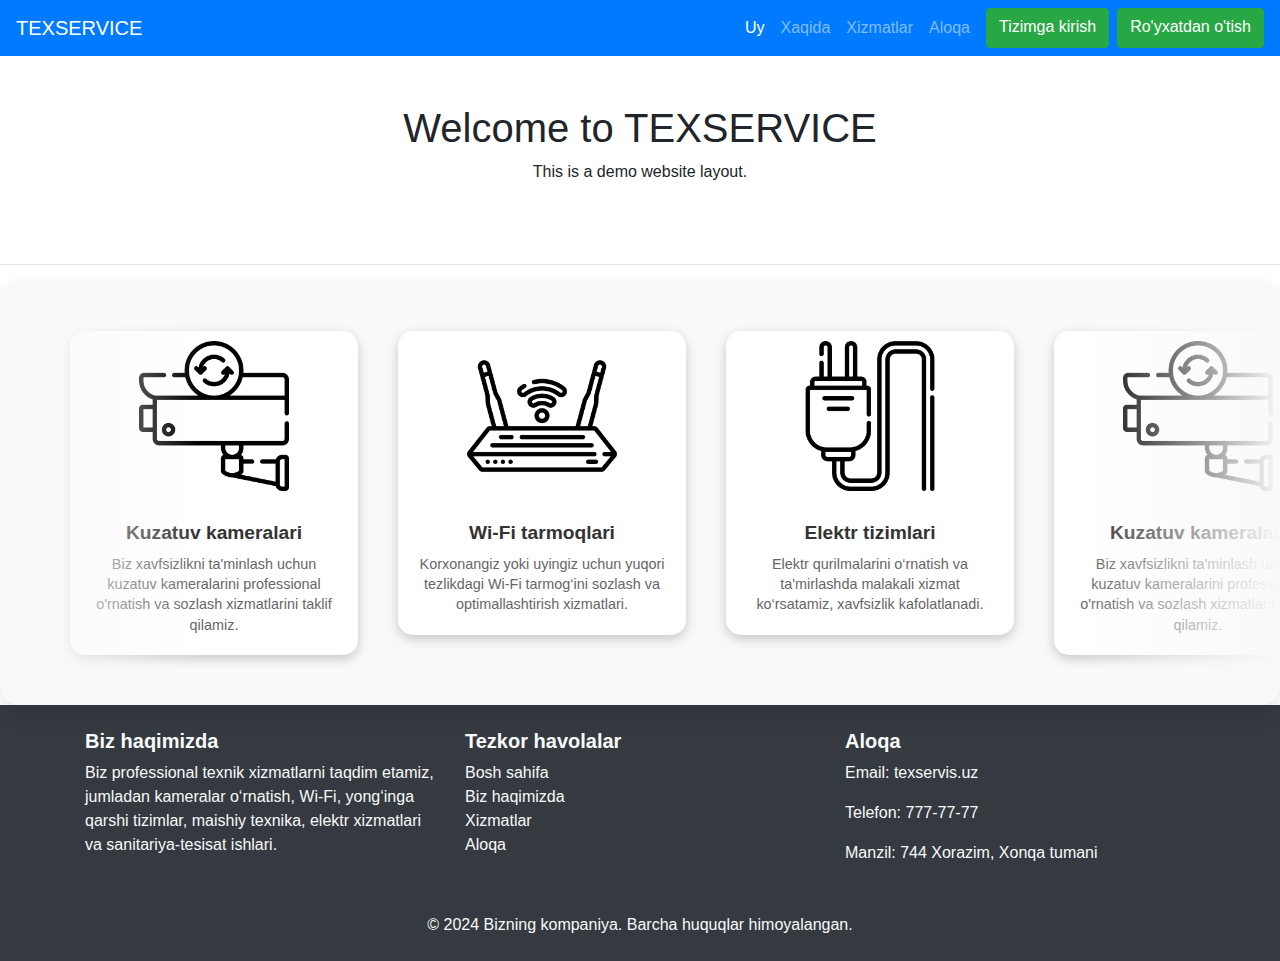
<file: index.html>
<!DOCTYPE html>
<html lang="en">
  <head>
    <meta charset="UTF-8" />
    <meta name="viewport" content="width=device-width, initial-scale=1.0" />
    <title>Texservice</title>
    <!-- Bootstrap CSS -->
    <link
      href="https://maxcdn.bootstrapcdn.com/bootstrap/4.5.2/css/bootstrap.min.css"
      rel="stylesheet"
    />
    <link rel="stylesheet" href="styles.css" />
    <link rel="stylesheet" href="./css/corusel.css">
  </head>
  <body>
    <!-- Navbar -->
    <nav class="navbar navbar-expand-lg navbar-dark bg-primary">
      <a class="navbar-brand" href="/index.html">TEXSERVICE</a>
      <button
        class="navbar-toggler"
        type="button"
        data-toggle="collapse"
        data-target="#navbarNav"
      >
        <span class="navbar-toggler-icon"></span>
      </button>
      <div class="collapse navbar-collapse" id="navbarNav">
        <ul class="navbar-nav ml-auto">
          <li class="nav-item active"><a class="nav-link" href="#">Uy</a></li>
          <li class="nav-item">
            <a class="nav-link" href="./html file/about.html">Xaqida</a>
          </li>
          <li class="nav-item">
            <a class="nav-link" href="/html file/service.html">Xizmatlar</a>
          </li>
          <li class="nav-item">
            <a class="nav-link" href="/html file/contactus.html">Aloqa</a>
          </li>
        
          <li
            class="btn btn-success mx-2"
            data-toggle="modal"
            data-target="#login"
          >
            Tizimga kirish
          </li>
          <li class="btn btn-success" data-toggle="modal" data-target="#signup">
            Ro'yxatdan o'tish
          </li>
        </ul>
      </div>
    </nav>

    <!-- Main Content -->
    <div class="container-fluid py-5">
      <div class="text-center">
        <h1>Welcome to TEXSERVICE</h1>
        <p>This is a demo website layout.</p>
      </div>
    </div>

    <hr />
    <div
      id="carouselExampleControls"
      class="carousel slide"
      data-ride="carousel"
    >
    <!-- corusel -->
<div class="slider">
  <div class="slide-track">
    <!-- 1-karta -->
    <div class="slide">
      <div class="card" style="width: 18rem;">
        <img src="./img/cam1.png" width="150" alt="" style="margin: 10px auto;" />
        <div class="card-body">
          <h5 class="card-title">Kuzatuv kameralari</h5>
          <p class="card-text">
           Biz xavfsizlikni ta'minlash uchun kuzatuv kameralarini professional o'rnatish va sozlash xizmatlarini taklif qilamiz.
          </p>
        </div>
      </div>
    </div>
    <!-- 2-karta -->
    <div class="slide">
      <div class="card" style="width: 18rem;">
        <img src="./img/Wifi.png" width="150" alt="" style="margin: 10px auto;" />
        <div class="card-body">
          <h5 class="card-title">Wi-Fi tarmoqlari</h5>
          <p class="card-text">
            Korxonangiz yoki uyingiz uchun yuqori tezlikdagi Wi-Fi tarmog‘ini sozlash va optimallashtirish xizmatlari.
          </p>
        </div>
      </div>
    </div>
    <!-- 3-karta -->
    <div class="slide">
      <div class="card" style="width: 18rem;">
        <img src="./img/elektorxizmat.png" width="150" alt="" style="margin: 10px auto;" />
        <div class="card-body">
          <h5 class="card-title">Elektr tizimlari</h5>
          <p class="card-text">
            Elektr qurilmalarini o‘rnatish va ta'mirlashda malakali xizmat ko‘rsatamiz, xavfsizlik kafolatlanadi.
          </p>
        </div>
      </div>
    </div>
    <!-- Takrorlanuvchi kartalar -->
    <div class="slide">
      <div class="card" style="width: 18rem;">
        <img src="./img/cam1.png" width="150" alt="" style="margin: 10px auto;" />
        <div class="card-body">
          <h5 class="card-title">Kuzatuv kameralari</h5>
          <p class="card-text">
           Biz xavfsizlikni ta'minlash uchun kuzatuv kameralarini professional o'rnatish va sozlash xizmatlarini taklif qilamiz.
          </p>
        </div>
      </div>
    </div>
    <div class="slide">
      <div class="card" style="width: 18rem;">
        <img src="./img/Wifi.png" width="150" alt="" style="margin: 10px auto;" />
        <div class="card-body">
          <h5 class="card-title">Wi-Fi tarmoqlari</h5>
          <p class="card-text">
            Korxonangiz yoki uyingiz uchun yuqori tezlikdagi Wi-Fi tarmog‘ini sozlash va optimallashtirish xizmatlari.
          </p>
        </div>
      </div>
    </div>
    <div class="slide">
      <div class="card" style="width: 18rem;">
        <img src="./img/elektorxizmat.png" width="150" alt="" style="margin: 10px auto;" />
        <div class="card-body">
          <h5 class="card-title">Elektr tizimlari</h5>
          <p class="card-text">
          Elektr qurilmalarini o‘rnatish va ta'mirlashda malakali xizmat ko‘rsatamiz, xavfsizlik kafolatlanadi.
          </p>
        </div>
      </div>
    </div>
    <!-- Takrorlanuvchi kartalar -->
    <div class="slide">
      <div class="card" style="width: 18rem;">
        <img src="./img/cam1.png" width="150" alt="" style="margin: 10px auto;" />
        <div class="card-body">
          <h5 class="card-title">Kuzatuv kameralari</h5>
          <p class="card-text">
           Biz xavfsizlikni ta'minlash uchun kuzatuv kameralarini professional o'rnatish va sozlash xizmatlarini taklif qilamiz.
          </p>
        </div>
      </div>
    </div>
    <div class="slide">
      <div class="card" style="width: 18rem;">
        <img src="./img/Wifi.png" width="150" alt="" style="margin: 10px auto;" />
        <div class="card-body">
          <h5 class="card-title">Wi-Fi tarmoqlari</h5>
          <p class="card-text">
            Korxonangiz yoki uyingiz uchun yuqori tezlikdagi Wi-Fi tarmog‘ini sozlash va optimallashtirish xizmatlari.
          </p>
        </div>
      </div>
    </div>
    <div class="slide">
      <div class="card" style="width: 18rem;">
        <img src="./img/elektorxizmat.png" width="150" alt="" style="margin: 10px auto;" />
        <div class="card-body">
          <h5 class="card-title">Elektr tizimlari</h5>
          <p class="card-text">
          Elektr qurilmalarini o‘rnatish va ta'mirlashda malakali xizmat ko‘rsatamiz, xavfsizlik kafolatlanadi.
          </p>
        </div>
      </div>
    </div>
    <!-- Takrorlanuvchi kartalar -->
    <div class="slide">
      <div class="card" style="width: 18rem;">
        <img src="./img/cam1.png" width="150" alt="" style="margin: 10px auto;" />
        <div class="card-body">
          <h5 class="card-title">Kuzatuv kameralari</h5>
          <p class="card-text">
           Biz xavfsizlikni ta'minlash uchun kuzatuv kameralarini professional o'rnatish va sozlash xizmatlarini taklif qilamiz.
          </p>
        </div>
      </div>
    </div>
    <div class="slide">
      <div class="card" style="width: 18rem;">
        <img src="./img/Wifi.png" width="150" alt="" style="margin: 10px auto;" />
        <div class="card-body">
          <h5 class="card-title">Wi-Fi tarmoqlari</h5>
          <p class="card-text">
            Korxonangiz yoki uyingiz uchun yuqori tezlikdagi Wi-Fi tarmog‘ini sozlash va optimallashtirish xizmatlari.
          </p>
        </div>
      </div>
    </div>
    <div class="slide">
      <div class="card" style="width: 18rem;">
        <img src="./img/elektorxizmat.png" width="150" alt="" style="margin: 10px auto;" />
        <div class="card-body">
          <h5 class="card-title">Elektr tizimlari</h5>
          <p class="card-text">
          Elektr qurilmalarini o‘rnatish va ta'mirlashda malakali xizmat ko‘rsatamiz, xavfsizlik kafolatlanadi.
          </p>
        </div>
      </div>
    </div>
    <!-- Takrorlanuvchi kartalar -->
    <div class="slide">
      <div class="card" style="width: 18rem;">
        <img src="./img/cam1.png" width="150" alt="" style="margin: 10px auto;" />
        <div class="card-body">
          <h5 class="card-title">Kuzatuv kameralari</h5>
          <p class="card-text">
           Biz xavfsizlikni ta'minlash uchun kuzatuv kameralarini professional o'rnatish va sozlash xizmatlarini taklif qilamiz.
          </p>
        </div>
      </div>
    </div>
    <div class="slide">
      <div class="card" style="width: 18rem;">
        <img src="./img/Wifi.png" width="150" alt="" style="margin: 10px auto;" />
        <div class="card-body">
          <h5 class="card-title">Wi-Fi tarmoqlari</h5>
          <p class="card-text">
            Korxonangiz yoki uyingiz uchun yuqori tezlikdagi Wi-Fi tarmog‘ini sozlash va optimallashtirish xizmatlari.
          </p>
        </div>
      </div>
    </div>
    <div class="slide">
      <div class="card" style="width: 18rem;">
        <img src="./img/elektorxizmat.png" width="150" alt="" style="margin: 10px auto;" />
        <div class="card-body">
          <h5 class="card-title">Elektr tizimlari</h5>
          <p class="card-text">
            Elektr qurilmalarini o‘rnatish va ta'mirlashda malakali xizmat ko‘rsatamiz, xavfsizlik kafolatlanadi.
          </p>
        </div>
      </div>
    </div>
  </div>
</div>

    <!-- Modal Login-->
    <div
      class="modal fade"
      id="login"
      tabindex="-1"
      aria-labelledby="loginLabel"
      aria-hidden="true"
    >
      <div class="modal-dialog">
        <div class="modal-content">
          <div class="modal-header">
            <h5 class="modal-title" id="loginLabel">Kirish</h5>
            <button
              type="button"
              class="close"
              data-dismiss="modal"
              aria-label="Close"
            >
              <span aria-hidden="true">&times;</span>
            </button>
          </div>
          <div class="modal-body">
            <form>
              <div class="form-group">
                <label for="loginEmail1">E-mail manzil</label>
                <input
                  type="email"
                  class="form-control"
                  id="loginEmail1"
                  aria-describedby="emailHelp"
                />
              </div>
              <div class="form-group">
                <label for="loginPassword1"> Parol </label>
                <input
                  type="password"
                  class="form-control"
                  id="loginPassword1"
                />
              </div>
              <div class="modal-footer">
                <button
                  type="submit"
                  class="btn btn-secondary"
                  data-dismiss="modal"
                >
                  Bekor qilish
                </button>
                <button type="button" class="btn btn-primary">Kirish</button>
              </div>
            </form>
          </div>
        </div>
      </div>
    </div>

    <!-- Modal Sing up -->
    <div
      class="modal fade"
      id="signup"
      tabindex="-1"
      aria-labelledby="signupLabel"
      aria-hidden="true"
    >
      <div class="modal-dialog">
        <div class="modal-content">
          <div class="modal-header">
            <h5 class="modal-title" id="signupLabel">Ro'yhatdan O'tish</h5>
            <button
              type="button"
              class="close"
              data-dismiss="modal"
              aria-label="Close"
            >
              <span aria-hidden="true">&times;</span>
            </button>
          </div>
          <div class="modal-body">
            <form>
              <div class="form-group">
                <label for="nameInput">Ism</label>
                <input
                  type="text"
                  class="form-control"
                  id="nameInput"
                  aria-describedby="nameHelp"
                />
              </div>
              <div class="form-group">
                <label for="exampleInputEmail1"> E-mail manzil </label>
                <input
                  type="email"
                  class="form-control"
                  id="exampleInputEmail1"
                  aria-describedby="emailHelp"
                />
              </div>
              <div class="form-group">
                <label for="exampleInputPassword1"> Parol </label>
                <input
                  type="password"
                  class="form-control"
                  id="exampleInputPassword1"
                />
              </div>
              <div class="modal-footer">
                <button
                  type="button"
                  class="btn btn-secondary"
                  data-dismiss="modal"
                >
                  Bekor qilish
                </button>
                <button type="submit" class="btn btn-primary">Kirish</button>
              </div>
            </form>
          </div>
        </div>
      </div>
    </div>

    <!-- Bootstrap JS -->
    <script src="https://code.jquery.com/jquery-3.5.1.slim.min.js"></script>
    <script src="https://cdn.jsdelivr.net/npm/@popperjs/core@2.11.8/dist/umd/popper.min.js"></script>
    <script src="https://maxcdn.bootstrapcdn.com/bootstrap/4.5.2/js/bootstrap.min.js"></script>
  </body>
</html>
<!-- Footer -->
<footer class="bg-dark text-light py-4">
    <div class="container">
        <div class="row">
            <!-- Kompaniya haqida -->
            <div class="col-md-4 mb-3">
                <h5>Biz haqimizda</h5>
                <p>
                    Biz professional texnik xizmatlarni taqdim etamiz, jumladan kameralar o‘rnatish, Wi-Fi, yong‘inga qarshi tizimlar, maishiy texnika, elektr xizmatlari va sanitariya-tesisat ishlari.
                </p>
            </div>
            <!-- Tezkor havolalar -->
            <div class="col-md-4 mb-3">
                <h5>Tezkor havolalar</h5>
                <ul class="list-unstyled">
                    <li><a href="/index.html" class="text-light text-decoration-none">Bosh sahifa</a></li>
                    <li><a href="./html file/about.html" class="text-light text-decoration-none">Biz haqimizda</a></li>
                    <li><a href="./html file/service.html" class="text-light text-decoration-none">Xizmatlar</a></li>
                    <li><a href="./html file/contactus.html" class="text-light text-decoration-none">Aloqa</a></li>
                </ul>
            </div>
            <!-- Aloqa ma'lumotlari -->
            <div class="col-md-4 mb-3">
                <h5>Aloqa</h5>
                <p>Email: texservis.uz</p>
                <p>Telefon: 777-77-77</p>
                <p>Manzil: 744 Xorazim, Xonqa tumani</p>
            </div>
        </div>
        <div class="text-center mt-3">
            <p class="mb-0">&copy; 2024 Bizning kompaniya. Barcha huquqlar himoyalangan.</p>
        </div>
    </div>
</footer>
</file>
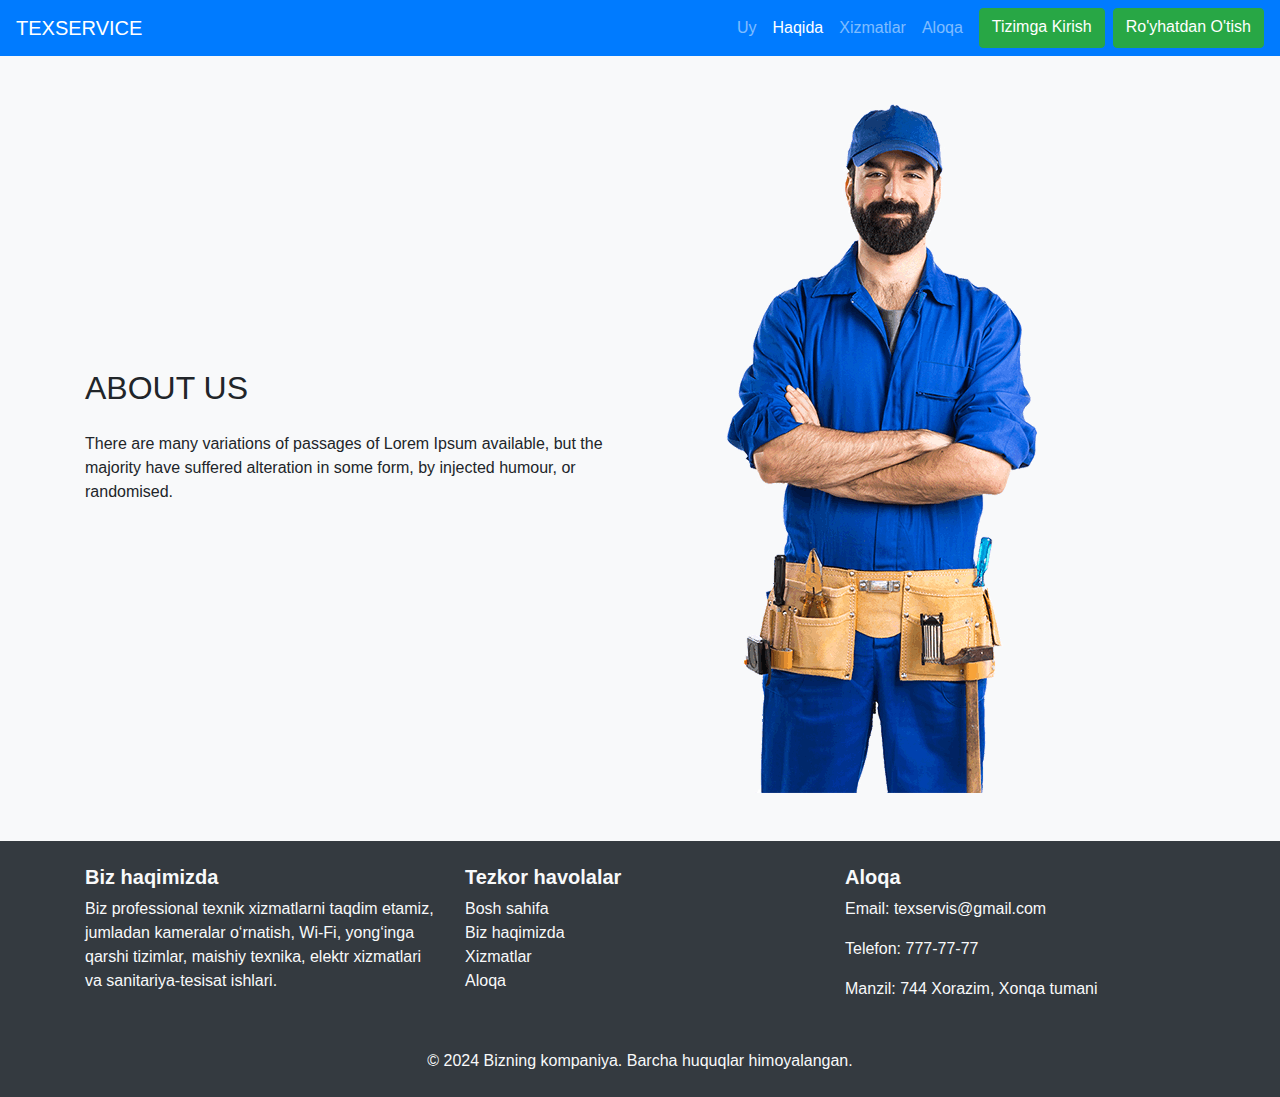
<file: html file/about.html>
<!DOCTYPE html>
<html lang="en">
  <head>
    <meta charset="UTF-8" />
    <meta name="viewport" content="width=device-width, initial-scale=1.0" />
    <title>About Us Section</title>
    <!-- Bootstrap CSS -->
    <link
      href="https://maxcdn.bootstrapcdn.com/bootstrap/4.5.2/css/bootstrap.min.css"
      rel="stylesheet"
    />
    <link rel="stylesheet" href="../styles.css" />
  </head>
  <body>
    <!-- Navbar -->
    <nav class="navbar navbar-expand-lg navbar-dark bg-primary">
      <a class="navbar-brand" href="/index.html">TEXSERVICE</a>
      <button
        class="navbar-toggler"
        type="button"
        data-toggle="collapse"
        data-target="#navbarNav"
      >
        <span class="navbar-toggler-icon"></span>
      </button>
      <div class="collapse navbar-collapse" id="navbarNav">
        <ul class="navbar-nav ml-auto">
          <li class="nav-item">
            <a class="nav-link" href="../index.html">Uy</a>
          </li>
          <li class="nav-item active">
            <a class="nav-link" href="about.html">Haqida</a>
          </li>
          <li class="nav-item">
            <a class="nav-link" href="/html file/service.html">Xizmatlar</a>
          </li>
          <li class="nav-item">
            <a class="nav-link" href="/html file/contactus.html">Aloqa</a>
          </li>
          <li
            class="btn btn-success mx-2"
            data-toggle="modal"
            data-target="#login"
          >
            Tizimga Kirish
          </li>
          <li class="btn btn-success" data-toggle="modal" data-target="#signup">
            Ro'yhatdan O'tish
          </li>
        </ul>
      </div>
    </nav>

    <section class="about-section py-5 bg-light">
      <div class="container">
        <div class="row align-items-center">
          <div class="col-md-6 mb-4 mb-md-0">
            <h2 class="mb-4">ABOUT US</h2>
            <p class="mb-4">
              There are many variations of passages of Lorem Ipsum available,
              but the majority have suffered alteration in some form, by
              injected humour, or randomised.
            </p>
            <!-- button bor adi -->
          </div>
          <div class="col-md-6">
            <img
              src="/img/about1.png"
              alt="About Us Image"
              class="img-fluid rounded"
            />
          </div>
        </div>
      </div>
    </section>

    <!-- Footer -->
    <footer class="bg-dark text-light py-4">
      <div class="container">
        <div class="row">
          <!-- Kompaniya haqida -->
          <div class="col-md-4 mb-3">
            <h5>Biz haqimizda</h5>
            <p>
              Biz professional texnik xizmatlarni taqdim etamiz, jumladan
              kameralar o‘rnatish, Wi-Fi, yong‘inga qarshi tizimlar, maishiy
              texnika, elektr xizmatlari va sanitariya-tesisat ishlari.
            </p>
          </div>
          <!-- Tezkor havolalar -->
          <div class="col-md-4 mb-3">
            <h5>Tezkor havolalar</h5>
            <ul class="list-unstyled">
              <li>
                <a href="/index.html" class="text-light text-decoration-none"
                  >Bosh sahifa</a
                >
              </li>
              <li>
                <a
                  href="./html file/about.html"
                  class="text-light text-decoration-none"
                  >Biz haqimizda</a
                >
              </li>
              <li>
                <a
                  href="./html file/service.html"
                  class="text-light text-decoration-none"
                  >Xizmatlar</a
                >
              </li>
              <li>
                <a
                  href="/html file/contactus.html"
                  class="text-light text-decoration-none"
                  >Aloqa</a
                >
              </li>
            </ul>
          </div>
          <!-- Aloqa ma'lumotlari -->
          <div class="col-md-4 mb-3">
            <h5>Aloqa</h5>
            <p>Email: texservis@gmail.com</p>
            <p>Telefon: 777-77-77</p>
            <p>Manzil: 744 Xorazim, Xonqa tumani</p>
          </div>
        </div>
        <div class="text-center mt-3">
          <p class="mb-0">
            &copy; 2024 Bizning kompaniya. Barcha huquqlar himoyalangan.
          </p>
        </div>
      </div>
    </footer>
    <!-- Modal Login-->
    <div
      class="modal fade"
      id="login"
      tabindex="-1"
      aria-labelledby="loginLabel"
      aria-hidden="true"
    >
      <div class="modal-dialog">
        <div class="modal-content">
          <div class="modal-header">
            <h5 class="modal-title" id="loginLabel">Kirish</h5>
            <button
              type="button"
              class="close"
              data-dismiss="modal"
              aria-label="Close"
            >
              <span aria-hidden="true">&times;</span>
            </button>
          </div>
          <div class="modal-body">
            <form>
              <div class="form-group">
                <label for="loginEmail1">E-mail manzil</label>
                <input
                  type="email"
                  class="form-control"
                  id="loginEmail1"
                  aria-describedby="emailHelp"
                />
              </div>
              <div class="form-group">
                <label for="loginPassword1"> Parol </label>
                <input
                  type="password"
                  class="form-control"
                  id="loginPassword1"
                />
              </div>
              <div class="modal-footer">
                <button
                  type="submit"
                  class="btn btn-secondary"
                  data-dismiss="modal"
                >
                  Bekor qilish
                </button>
                <button type="button" class="btn btn-primary">Kirish</button>
              </div>
            </form>
          </div>
        </div>
      </div>
    </div>

    <!-- Modal Sing up -->
    <div
      class="modal fade"
      id="signup"
      tabindex="-1"
      aria-labelledby="signupLabel"
      aria-hidden="true"
    >
      <div class="modal-dialog">
        <div class="modal-content">
          <div class="modal-header">
            <h5 class="modal-title" id="signupLabel">Ro'yhatdan O'tish</h5>
            <button
              type="button"
              class="close"
              data-dismiss="modal"
              aria-label="Close"
            >
              <span aria-hidden="true">&times;</span>
            </button>
          </div>
          <div class="modal-body">
            <form>
              <div class="form-group">
                <label for="nameInput">Ism</label>
                <input
                  type="text"
                  class="form-control"
                  id="nameInput"
                  aria-describedby="nameHelp"
                />
              </div>
              <div class="form-group">
                <label for="exampleInputEmail1"> E-mail manzil </label>
                <input
                  type="email"
                  class="form-control"
                  id="exampleInputEmail1"
                  aria-describedby="emailHelp"
                />
              </div>
              <div class="form-group">
                <label for="exampleInputPassword1"> Parol </label>
                <input
                  type="password"
                  class="form-control"
                  id="exampleInputPassword1"
                />
              </div>
              <div class="modal-footer">
                <button
                  type="button"
                  class="btn btn-secondary"
                  data-dismiss="modal"
                >
                  Bekor qilish
                </button>
                <button type="submit" class="btn btn-primary">Kirish</button>
              </div>
            </form>
          </div>
        </div>
      </div>
    </div>

    <!-- Bootstrap JS -->
    <script src="https://code.jquery.com/jquery-3.5.1.slim.min.js"></script>
    <script src="https://cdn.jsdelivr.net/npm/@popperjs/core@2.11.8/dist/umd/popper.min.js"></script>
    <script src="https://maxcdn.bootstrapcdn.com/bootstrap/4.5.2/js/bootstrap.min.js"></script>
  </body>
</html>
</file>
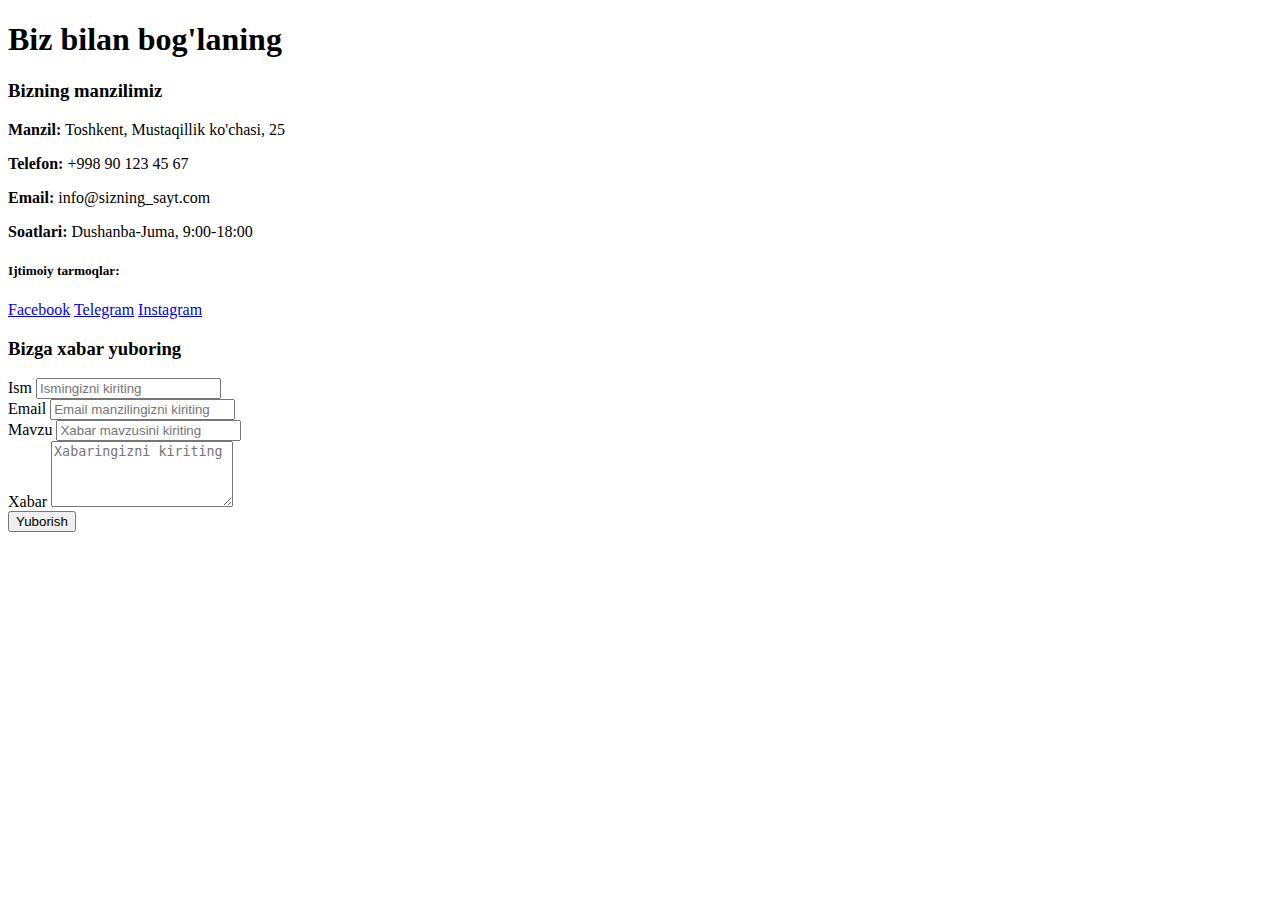
<file: html file/Aloqa.html>
<!DOCTYPE html>
<html lang="en">
<head>
    <meta charset="UTF-8">
    <meta name="viewport" content="width=device-width, initial-scale=1.0">
    <title>Document</title>
</head>
<body>
  <div class="container mt-5">
    <h1 class="text-center mb-4">Biz bilan bog'laning</h1>
    <div class="row">
      <!-- Kontakt ma'lumotlari -->
      <div class="col-md-6 mb-4">
        <h3>Bizning manzilimiz</h3>
        <p><strong>Manzil:</strong> Toshkent, Mustaqillik ko'chasi, 25</p>
        <p><strong>Telefon:</strong> +998 90 123 45 67</p>
        <p><strong>Email:</strong> info@sizning_sayt.com</p>
        <p><strong>Soatlari:</strong> Dushanba-Juma, 9:00-18:00</p>
        <div class="mt-4">
          <h5>Ijtimoiy tarmoqlar:</h5>
          <a href="#" class="btn btn-primary btn-sm me-2">Facebook</a>
          <a href="#" class="btn btn-info btn-sm me-2">Telegram</a>
          <a href="#" class="btn btn-danger btn-sm">Instagram</a>
        </div>
      </div>

      <!-- Kontakt formasi -->
      <div class="col-md-6">
        <h3>Bizga xabar yuboring</h3>
        <form>
          <div class="mb-3">
            <label for="name" class="form-label">Ism</label>
            <input type="text" class="form-control" id="name" placeholder="Ismingizni kiriting" required>
          </div>
          <div class="mb-3">
            <label for="email" class="form-label">Email</label>
            <input type="email" class="form-control" id="email" placeholder="Email manzilingizni kiriting" required>
          </div>
          <div class="mb-3">
            <label for="subject" class="form-label">Mavzu</label>
            <input type="text" class="form-control" id="subject" placeholder="Xabar mavzusini kiriting">
          </div>
          <div class="mb-3">
            <label for="message" class="form-label">Xabar</label>
            <textarea class="form-control" id="message" rows="4" placeholder="Xabaringizni kiriting" required></textarea>
          </div>
          <button type="submit" class="btn btn-success w-100">Yuborish</button>
        </form>
      </div>
    </div>
  </div>

  <script src="https://cdn.jsdelivr.net/npm/bootstrap@5.3.2/dist/js/bootstrap.bundle.min.js"></script>
</body>
</html>
</file>
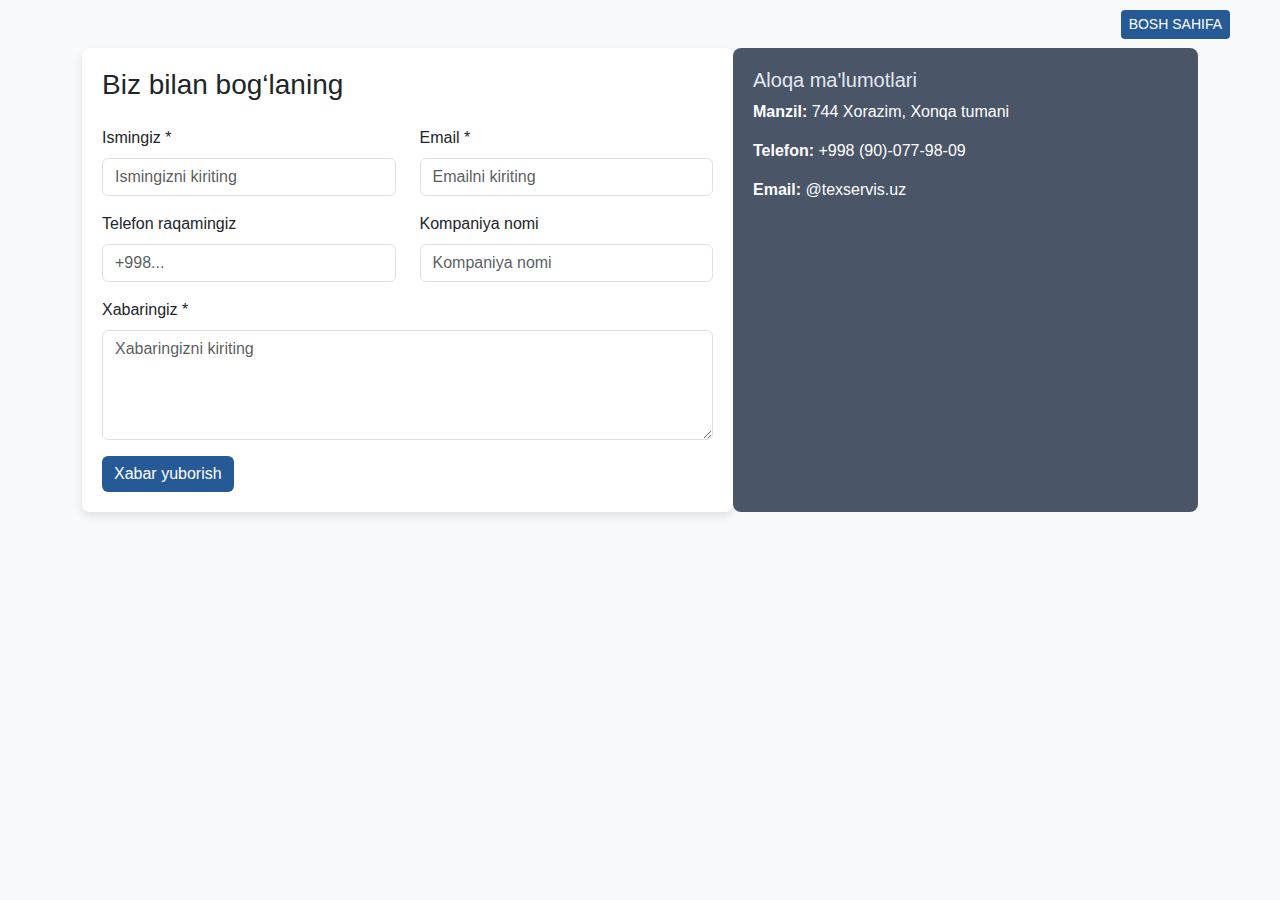
<file: html file/contactus.html>
<!DOCTYPE html>
<html lang="uz">
  <head>
    <meta charset="UTF-8" />
    <meta name="viewport" content="width=device-width, initial-scale=1.0" />
    <title>Aloqa sahifasi</title>
    <link
      href="https://cdn.jsdelivr.net/npm/bootstrap@5.3.0/dist/css/bootstrap.min.css"
      rel="stylesheet"
    />
    <link rel="stylesheet" href="/css/contactus.css" />
  </head>
  <body>
    <!-- Bosh sahifa tugmachasi -->
    <div style="position: absolute; top: 10px; right: 50px">
      <a href="/index.html" class="btn btn-primary btn-sm text-uppercase">
        Bosh sahifa
      </a>
    </div>

    <div class="container py-5">
      <div class="row g-0">
        <!-- Form -->
        <div class="col-md-7">
          <div class="contact-form">
            <h3 class="mb-4">Biz bilan bog‘laning</h3>
            <form>
              <div class="row">
                <div class="col-md-6 mb-3">
                  <label for="name" class="form-label">Ismingiz *</label>
                  <input
                    type="text"
                    class="form-control"
                    id="name"
                    placeholder="Ismingizni kiriting"
                    required
                  />
                </div>
                <div class="col-md-6 mb-3">
                  <label for="email" class="form-label">Email *</label>
                  <input
                    type="email"
                    class="form-control"
                    id="email"
                    placeholder="Emailni kiriting"
                    required
                  />
                </div>
              </div>
              <div class="row">
                <div class="col-md-6 mb-3">
                  <label for="phone" class="form-label"
                    >Telefon raqamingiz</label
                  >
                  <input
                    type="text"
                    class="form-control"
                    id="phone"
                    placeholder="+998..."
                  />
                </div>
                <div class="col-md-6 mb-3">
                  <label for="company" class="form-label">Kompaniya nomi</label>
                  <input
                    type="text"
                    class="form-control"
                    id="company"
                    placeholder="Kompaniya nomi"
                  />
                </div>
              </div>
              <div class="mb-3">
                <label for="message" class="form-label">Xabaringiz *</label>
                <textarea
                  class="form-control"
                  id="message"
                  rows="4"
                  placeholder="Xabaringizni kiriting"
                  required
                ></textarea>
              </div>
              <button type="submit" class="btn btn-primary">
                Xabar yuborish
              </button>
            </form>
          </div>
        </div>
        <!-- Contact Info -->
        <div class="col-md-5">
          <div class="contact-info h-100">
            <h5>Aloqa ma'lumotlari</h5>
            <ul>
              <li>
                <strong>Manzil:</strong> 744 Xorazim, Xonqa tumani
              </li>
              <li><strong>Telefon:</strong> +998 (90)-077-98-09</li>
              <li><strong>Email:</strong> @texservis.uz</li>
            </ul>
          </div>
        </div>
      </div>
    </div>

    <script src="https://cdn.jsdelivr.net/npm/bootstrap@5.3.0/dist/js/bootstrap.bundle.min.js"></script>
  </body>
</html>
</file>
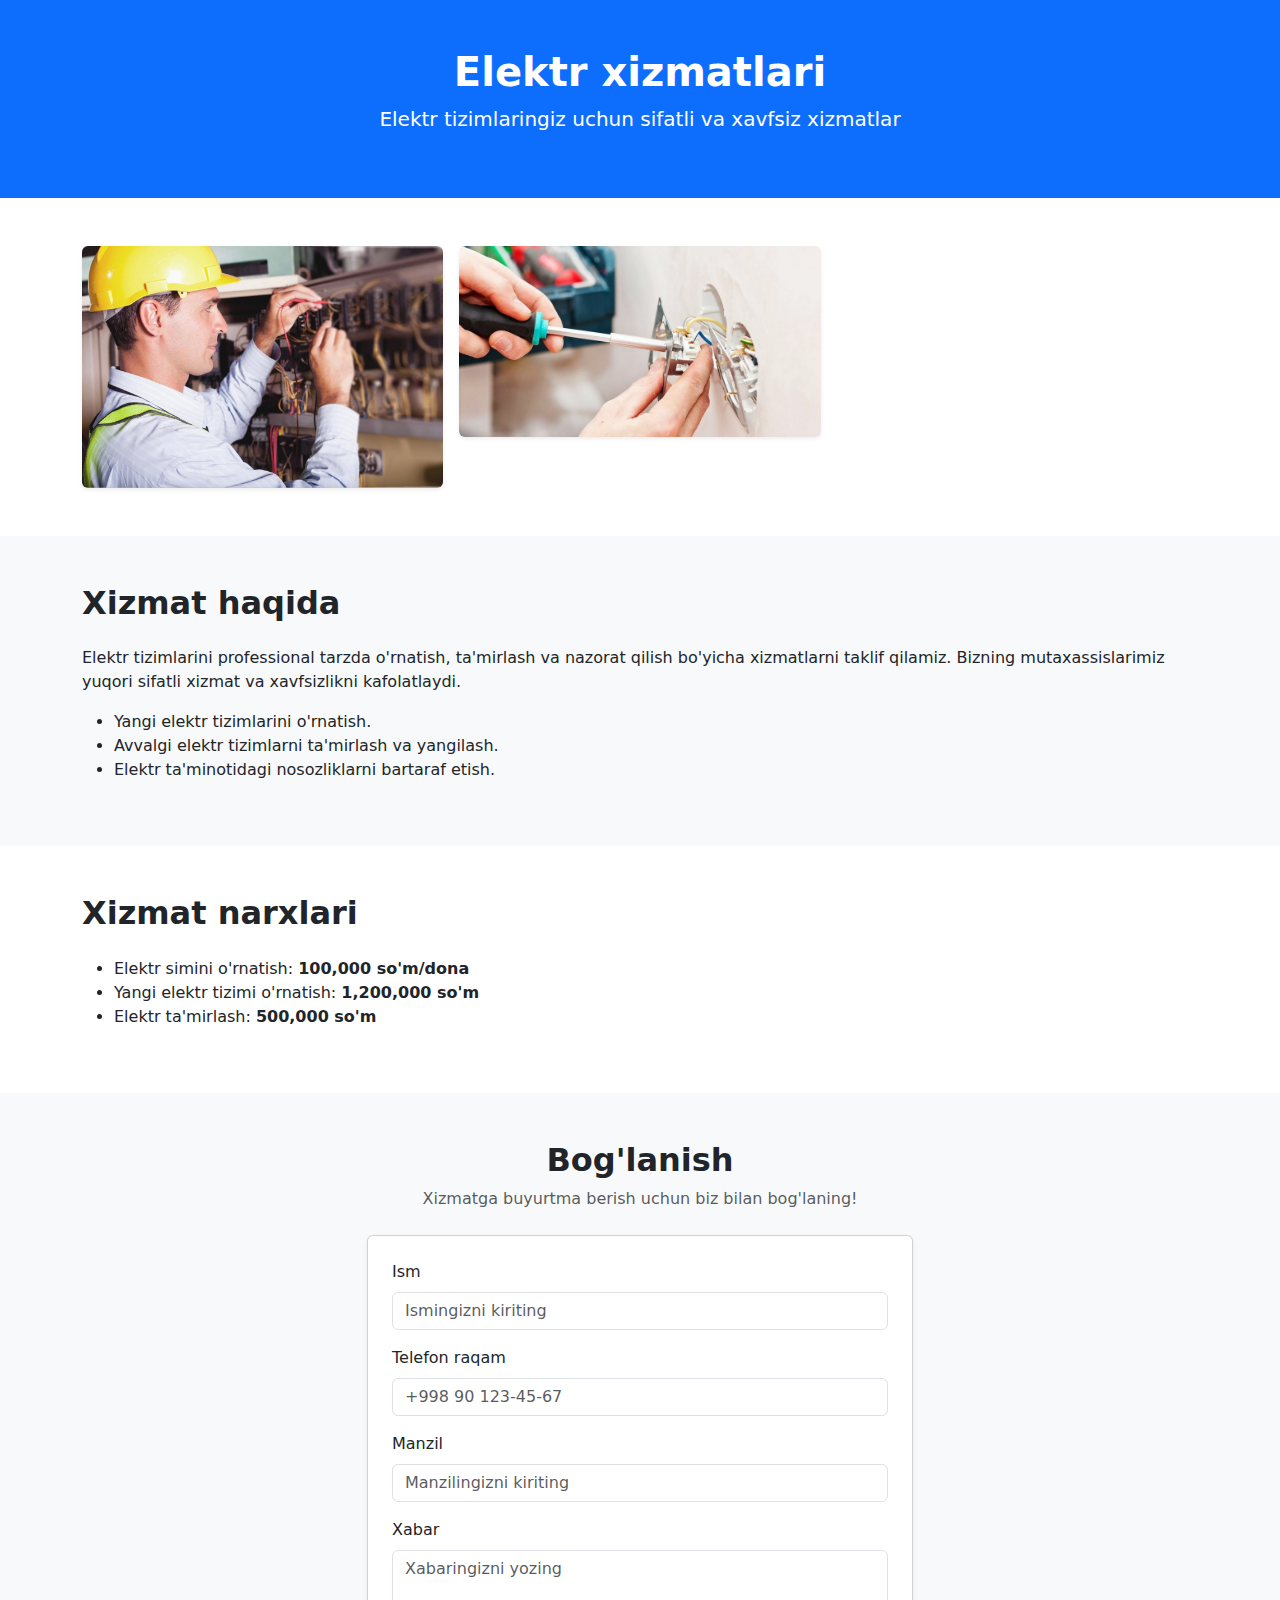
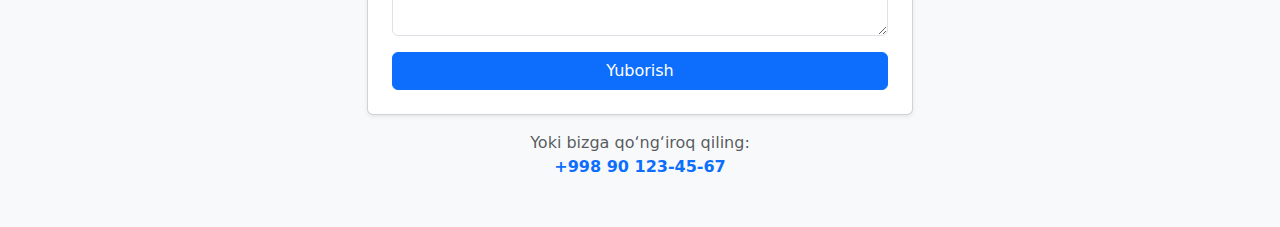
<file: html file/elektrxizmat.html>
<!DOCTYPE html>
<html lang="uz">
  <head>
    <meta charset="UTF-8" />
    <meta name="viewport" content="width=device-width, initial-scale=1.0" />
    <title>Elektr xizmatlari</title>
    <link
      href="https://cdn.jsdelivr.net/npm/bootstrap@5.3.0-alpha1/dist/css/bootstrap.min.css"
      rel="stylesheet"
    />
    <link rel="stylesheet" href="/services html/servis.css">
  </head>
  <body>
    <!-- Hero Section -->
    <section class="py-5 bg-primary text-white text-center">
      <div class="container">
        <h1 class="fw-bold">Elektr xizmatlari</h1>
        <p class="lead">
          Elektr tizimlaringiz uchun sifatli va xavfsiz xizmatlar
        </p>
      </div>
    </section>

    <!-- Gallery -->
    <section class="py-5">
      <div class="container">
        <div class="row g-3">
          <div class="col-md-4">
            <img
              src="/img/elector1.jpg"
              alt="Elektr tizimi o'rnatish jarayoni"
              class="img-fluid rounded shadow-sm"
            />
          </div>
          <div class="col-md-4">
            <img
              src="/img/electric2.jpg"
              alt="Elektr tizimi ta'mirlash"
              class="img-fluid rounded shadow-sm"
            />
          </div>
        
        </div>
      </div>
    </section>

    <!-- Service Details -->
    <section class="py-5 bg-light">
      <div class="container">
        <h2 class="fw-bold mb-4">Xizmat haqida</h2>
        <p>
          Elektr tizimlarini professional tarzda o'rnatish, ta'mirlash va
          nazorat qilish bo'yicha xizmatlarni taklif qilamiz. Bizning
          mutaxassislarimiz yuqori sifatli xizmat va xavfsizlikni kafolatlaydi.
        </p>
        <ul>
          <li>Yangi elektr tizimlarini o'rnatish.</li>
          <li>Avvalgi elektr tizimlarni ta'mirlash va yangilash.</li>
          <li>Elektr ta'minotidagi nosozliklarni bartaraf etish.</li>
        </ul>
      </div>
    </section>

    <!-- Pricing -->
    <section class="py-5">
      <div class="container">
        <h2 class="fw-bold mb-4">Xizmat narxlari</h2>
        <ul>
          <li>Elektr simini o'rnatish: <strong>100,000 so'm/dona</strong></li>
          <li>
            Yangi elektr tizimi o'rnatish: <strong>1,200,000 so'm</strong>
          </li>
          <li>Elektr ta'mirlash: <strong>500,000 so'm</strong></li>
        </ul>
      </div>
    </section>

    <!-- Contact -->
    <section class="py-5 bg-light">
      <div class="container">
        <div class="text-center mb-4">
          <h2 class="fw-bold">Bog'lanish</h2>
          <p class="text-muted">
            Xizmatga buyurtma berish uchun biz bilan bog'laning!
          </p>
        </div>
        <div class="row justify-content-center">
          <div class="col-md-6">
            <div class="card shadow-sm p-4">
              <form>
                <div class="mb-3">
                  <label for="name" class="form-label">Ism</label>
                  <input
                    type="text"
                    class="form-control"
                    id="name"
                    placeholder="Ismingizni kiriting"
                    required
                  />
                </div>
                <div class="mb-3">
                  <label for="phone" class="form-label">Telefon raqam</label>
                  <input
                    type="tel"
                    class="form-control"
                    id="phone"
                    placeholder="+998 90 123-45-67"
                    required
                  />
                </div>
                <div class="mb-3">
                  <label for="address" class="form-label">Manzil</label>
                  <input
                    type="text"
                    class="form-control"
                    id="address"
                    placeholder="Manzilingizni kiriting"
                    required
                  />
                </div>
                <div class="mb-3">
                  <label for="message" class="form-label">Xabar</label>
                  <textarea
                    class="form-control"
                    id="message"
                    rows="3"
                    placeholder="Xabaringizni yozing"
                  ></textarea>
                </div>
                <div class="d-grid">
                  <button type="submit" class="btn btn-primary">
                    Yuborish
                  </button>
                </div>
              </form>
            </div>
          </div>
        </div>
        <div class="text-center mt-3">
          <p class="text-muted mb-0">Yoki bizga qo‘ng‘iroq qiling:</p>
          <p class="fw-bold mb-0">
            <a
              href="tel:+998901234567"
              class="text-primary text-decoration-none"
              >+998 90 123-45-67</a
            >
          </p>
        </div>
      </div>
    </section>

    <script src="https://cdn.jsdelivr.net/npm/bootstrap@5.3.0-alpha1/dist/js/bootstrap.bundle.min.js"></script>
  </body>
</html>
</file>
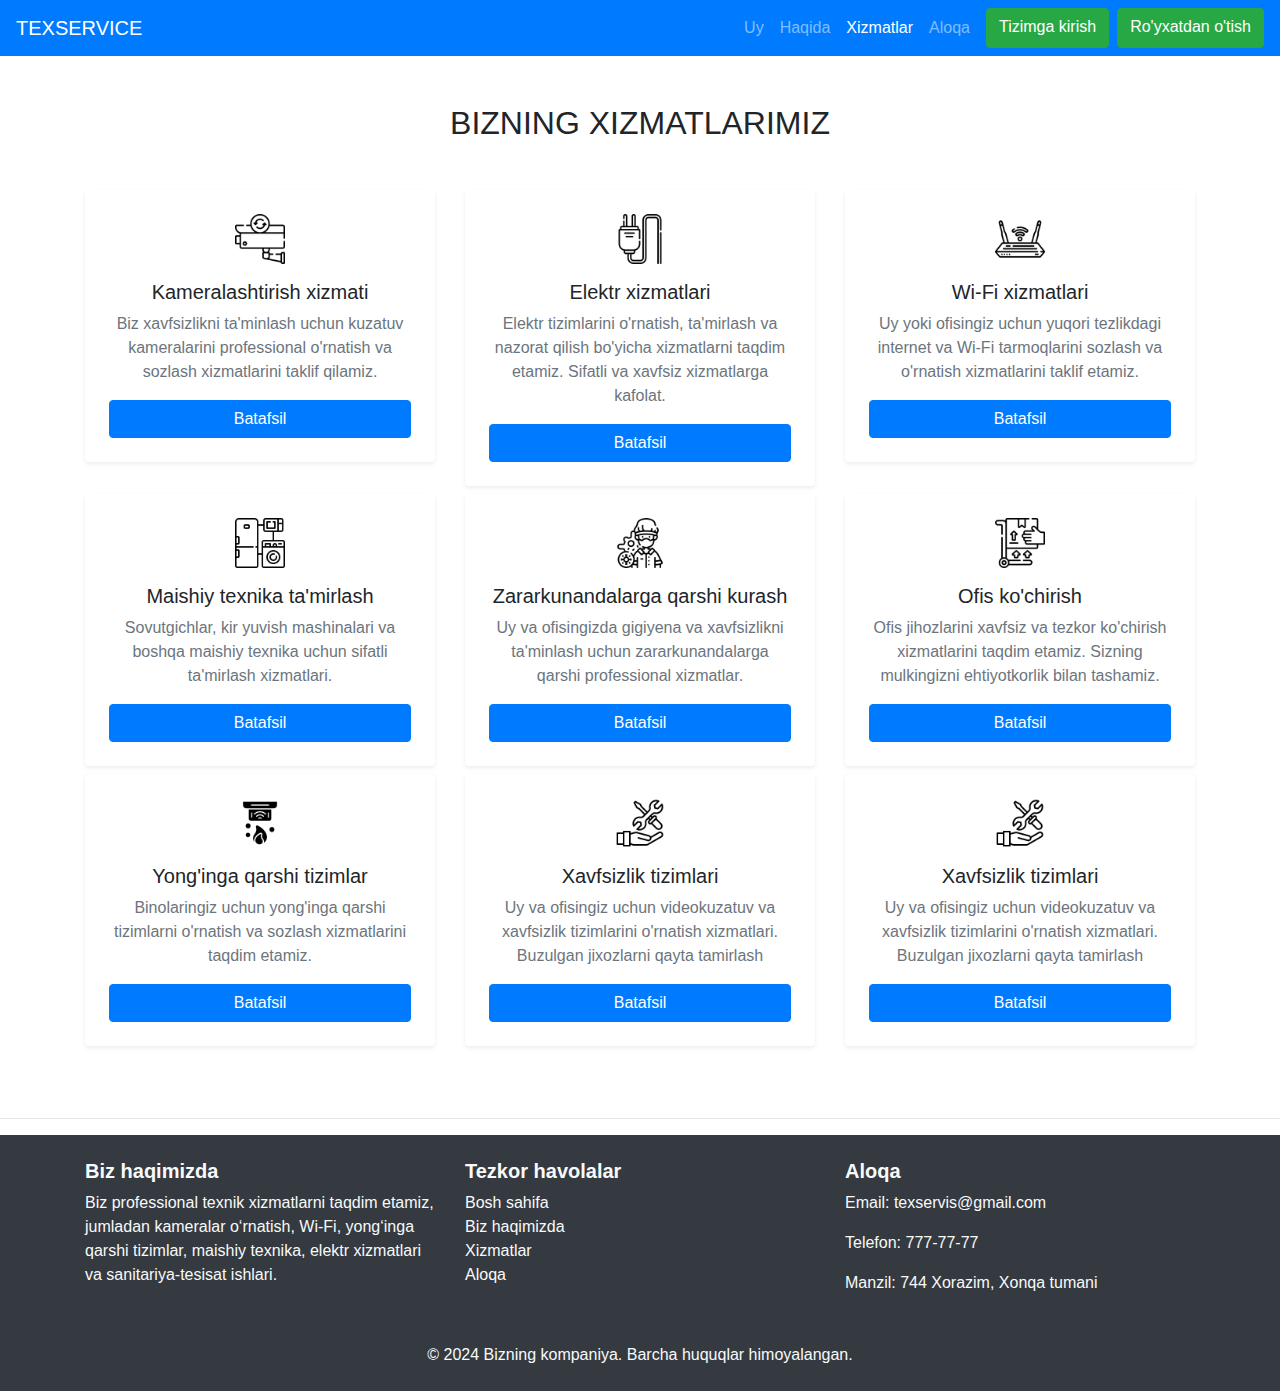
<file: html file/service.html>
<!DOCTYPE html>
<html lang="en">
  <head>
    <meta charset="UTF-8" />
    <meta name="viewport" content="width=device-width, initial-scale=1.0" />
    <title>Our Services Section</title>
    <link
      href="https://maxcdn.bootstrapcdn.com/bootstrap/4.5.2/css/bootstrap.min.css"
      rel="stylesheet"
    />
    <link rel="stylesheet" href="../styles.css" />
  </head>
  <body>
    <!-- Navbar -->
    <nav class="navbar navbar-expand-lg navbar-dark bg-primary">
      <a class="navbar-brand" href="/index.html">TEXSERVICE</a>
      <button
        class="navbar-toggler"
        type="button"
        data-toggle="collapse"
        data-target="#navbarNav"
      >
        <span class="navbar-toggler-icon"></span>
      </button>
      <div class="collapse navbar-collapse" id="navbarNav">
        <ul class="navbar-nav ml-auto">
          <li class="nav-item">
            <a class="nav-link" href="../index.html">Uy</a>
          </li>
          <li class="nav-item">
            <a class="nav-link" href="about.html">Haqida</a>
          </li>
          <li class="nav-item active">
            <a class="nav-link" href="/html file/service.html">Xizmatlar</a>
          </li>
          <li class="nav-item">
            <a class="nav-link" href="/html file/contactus.html">Aloqa</a>
          </li>
          <li
            class="btn btn-success mx-2"
            data-toggle="modal"
            data-target="#login"
          >
            Tizimga kirish
          </li>
          <li class="btn btn-success" data-toggle="modal" data-target="#signup">
            Ro'yxatdan o'tish
          </li>
        </ul>
      </div>
    </nav>
    <section class="services-section py-5">
      <div class="container">
        <div class="text-center mb-5">
          <h2 class="fw-bold">BIZNING XIZMATLARIMIZ</h2>
        </div>
        <div class="row g-4">
          <!-- Xizmat 1: Texnik xizmat ko'rsatish -->
          <div class="col-md-4 mb-2">
            <div class="card border-0 shadow-sm text-center p-4">
              <div class="mb-3">
                <img
                  src="/img/cam1.png"
                  alt="Texnik xizmat"
                  class="img-fluid"
                  style="width: 50px"
                />
              </div>
              <h5 class="fw-bold">Kameralashtirish xizmati</h5>
              <p class="text-muted">
                Biz xavfsizlikni ta'minlash uchun kuzatuv kameralarini
                professional o'rnatish va sozlash xizmatlarini taklif qilamiz.
              </p>
              <a href="/services html/servis1.html" class="btn btn-primary"
                >Batafsil</a
              >
            </div>
          </div>
          <!-- Xizmat 2: Elektr ta'minoti xizmatlari -->
          <div class="col-md-4 mb-2">
            <div class="card border-0 shadow-sm text-center p-4">
              <div class="mb-3">
                <img
                  src="/img/elektorxizmat.png"
                  alt="Elektr xizmatlari"
                  class="img-fluid"
                  style="width: 50px"
                />
              </div>
              <h5 class="fw-bold">Elektr xizmatlari</h5>
              <p class="text-muted">
                Elektr tizimlarini o'rnatish, ta'mirlash va nazorat qilish
                bo'yicha xizmatlarni taqdim etamiz. Sifatli va xavfsiz
                xizmatlarga kafolat.
              </p>
              <a href="/html file/elektrxizmat.html" class="btn btn-primary"
                >Batafsil</a
              >
            </div>
          </div>
          <!-- Xizmat 3: Wi-Fi va tarmoq xizmatlari -->
          <div class="col-md-4 mb-2">
            <div class="card border-0 shadow-sm text-center p-4">
              <div class="mb-3">
                <img
                  src="/img/Wifi.png"
                  alt="Wi-Fi xizmatlari"
                  class="img-fluid"
                  style="width: 50px"
                />
              </div>
              <h5 class="fw-bold">Wi-Fi xizmatlari</h5>
              <p class="text-muted">
                Uy yoki ofisingiz uchun yuqori tezlikdagi internet va Wi-Fi
                tarmoqlarini sozlash va o'rnatish xizmatlarini taklif etamiz.
              </p>
              <a href="#" class="btn btn-primary">Batafsil</a>
            </div>
          </div>
          <!-- Xizmat 4: Maishiy texnika ta'mirlash -->
          <div class="col-md-4 mb-2">
            <div class="card border-0 shadow-sm text-center p-4">
              <div class="mb-3">
                <img
                  src="/img/maishiy_texnika.png"
                  alt="Maishiy texnika ta'mirlash"
                  class="img-fluid"
                  style="width: 50px"
                />
              </div>
              <h5 class="fw-bold">Maishiy texnika ta'mirlash</h5>
              <p class="text-muted">
                Sovutgichlar, kir yuvish mashinalari va boshqa maishiy texnika
                uchun sifatli ta'mirlash xizmatlari.
              </p>
              <a href="#" class="btn btn-primary">Batafsil</a>
            </div>
          </div>
          <!-- Xizmat 5: Zararkunandalarga qarshi kurash -->
          <div class="col-md-4 mb-2">
            <div class="card border-0 shadow-sm text-center p-4">
              <div class="mb-3">
                <img
                  src="/img/zararkunandalarga_qarshi.png"
                  alt="Zararkunandalarga qarshi kurash"
                  class="img-fluid"
                  style="width: 50px"
                />
              </div>
              <h5 class="fw-bold">Zararkunandalarga qarshi kurash</h5>
              <p class="text-muted">
                Uy va ofisingizda gigiyena va xavfsizlikni ta'minlash uchun
                zararkunandalarga qarshi professional xizmatlar.
              </p>
              <a href="#" class="btn btn-primary">Batafsil</a>
            </div>
          </div>
          <!-- Xizmat 6: Ofis ko'chirish xizmatlari -->
          <div class="col-md-4 mb-2">
            <div class="card border-0 shadow-sm text-center p-4">
              <div class="mb-3">
                <img
                  src="/img/ofickochirish.png"
                  alt="Ofis ko'chirish"
                  class="img-fluid"
                  style="width: 50px"
                />
              </div>
              <h5 class="fw-bold">Ofis ko'chirish</h5>
              <p class="text-muted">
                Ofis jihozlarini xavfsiz va tezkor ko'chirish xizmatlarini
                taqdim etamiz. Sizning mulkingizni ehtiyotkorlik bilan tashamiz.
              </p>
              <a href="#" class="btn btn-primary">Batafsil</a>
            </div>
          </div>
          <!-- Xizmat 7: Yong'inga qarshi tizimlar -->
          <div class="col-md-4 mb-2">
            <div class="card border-0 shadow-sm text-center p-4">
              <div class="mb-3">
                <img
                  src="/img/yongingaqarshi.png"
                  alt="Yong'inga qarshi tizimlar"
                  class="img-fluid"
                  style="width: 50px"
                />
              </div>
              <h5 class="fw-bold">Yong'inga qarshi tizimlar</h5>
              <p class="text-muted">
                Binolaringiz uchun yong'inga qarshi tizimlarni o'rnatish va
                sozlash xizmatlarini taqdim etamiz.
              </p>
              <a href="#" class="btn btn-primary">Batafsil</a>
            </div>
          </div>
          <!-- Xizmat 8: Xavfsizlik tizimlari -->
          <div class="col-md-4 mb-2">
            <div class="card border-0 shadow-sm text-center p-4">
              <div class="mb-3">
                <img
                  src="/img/service-2.png"
                  alt="Xavfsizlik tizimlari"
                  class="img-fluid"
                  style="width: 50px"
                />
              </div>
              <h5 class="fw-bold">Xavfsizlik tizimlari</h5>
              <p class="text-muted">
                Uy va ofisingiz uchun videokuzatuv va xavfsizlik tizimlarini
                o'rnatish xizmatlari. Buzulgan jixozlarni qayta tamirlash
              </p>
              <a href="#" class="btn btn-primary">Batafsil</a>
            </div>
          </div>
          <div class="col-md-4 mb-2">
            <div class="card border-0 shadow-sm text-center p-4">
              <div class="mb-3">
                <img
                  src="/img/service-2.png"
                  alt="Xavfsizlik tizimlari"
                  class="img-fluid"
                  style="width: 50px"
                />
              </div>
              <h5 class="fw-bold">Xavfsizlik tizimlari</h5>
              <p class="text-muted">
                Uy va ofisingiz uchun videokuzatuv va xavfsizlik tizimlarini
                o'rnatish xizmatlari. Buzulgan jixozlarni qayta tamirlash
              </p>
              <a href="#" class="btn btn-primary">Batafsil</a>
            </div>
          </div>
        </div>
      </div>
    </section>

    <hr />
    <!-- Footer -->
    <footer class="bg-dark text-light py-4">
      <div class="container">
        <div class="row">
          <!-- Kompaniya haqida -->
          <div class="col-md-4 mb-3">
            <h5>Biz haqimizda</h5>
            <p>
              Biz professional texnik xizmatlarni taqdim etamiz, jumladan
              kameralar o‘rnatish, Wi-Fi, yong‘inga qarshi tizimlar, maishiy
              texnika, elektr xizmatlari va sanitariya-tesisat ishlari.
            </p>
          </div>
          <!-- Tezkor havolalar -->
          <div class="col-md-4 mb-3">
            <h5>Tezkor havolalar</h5>
            <ul class="list-unstyled">
              <li>
                <a href="/index.html" class="text-light text-decoration-none"
                  >Bosh sahifa</a
                >
              </li>
              <li>
                <a
                  href="./html file/about.html"
                  class="text-light text-decoration-none"
                  >Biz haqimizda</a
                >
              </li>
              <li>
                <a
                  href="./html file/service.html"
                  class="text-light text-decoration-none"
                  >Xizmatlar</a
                >
              </li>
              <li>
                <a
                  href="/html file/contactus.html"
                  class="text-light text-decoration-none"
                  >Aloqa</a
                >
              </li>
            </ul>
          </div>
          <!-- Aloqa ma'lumotlari -->
          <div class="col-md-4 mb-3">
            <h5>Aloqa</h5>
            <p>Email: texservis@gmail.com</p>
            <p>Telefon: 777-77-77</p>
            <p>Manzil: 744 Xorazim, Xonqa tumani</p>
          </div>
        </div>
        <div class="text-center mt-3">
          <p class="mb-0">
            &copy; 2024 Bizning kompaniya. Barcha huquqlar himoyalangan.
          </p>
        </div>
      </div>
    </footer>

    <!-- Modal Login-->
    <div
      class="modal fade"
      id="login"
      tabindex="-1"
      aria-labelledby="loginLabel"
      aria-hidden="true"
    >
      <div class="modal-dialog">
        <div class="modal-content">
          <div class="modal-header">
            <h5 class="modal-title" id="loginLabel">Kirish</h5>
            <button
              type="button"
              class="close"
              data-dismiss="modal"
              aria-label="Close"
            >
              <span aria-hidden="true">&times;</span>
            </button>
          </div>
          <div class="modal-body">
            <form>
              <div class="form-group">
                <label for="loginEmail1">E-mail manzil</label>
                <input
                  type="email"
                  class="form-control"
                  id="loginEmail1"
                  aria-describedby="emailHelp"
                />
              </div>
              <div class="form-group">
                <label for="loginPassword1"> Parol </label>
                <input
                  type="password"
                  class="form-control"
                  id="loginPassword1"
                />
              </div>
              <div class="modal-footer">
                <button
                  type="submit"
                  class="btn btn-secondary"
                  data-dismiss="modal"
                >
                  Bekor qilish
                </button>
                <button type="button" class="btn btn-primary">Kirish</button>
              </div>
            </form>
          </div>
        </div>
      </div>
    </div>

    <!-- Modal Sing up -->
    <div
      class="modal fade"
      id="signup"
      tabindex="-1"
      aria-labelledby="signupLabel"
      aria-hidden="true"
    >
      <div class="modal-dialog">
        <div class="modal-content">
          <div class="modal-header">
            <h5 class="modal-title" id="signupLabel">Ro'yhatdan O'tish</h5>
            <button
              type="button"
              class="close"
              data-dismiss="modal"
              aria-label="Close"
            >
              <span aria-hidden="true">&times;</span>
            </button>
          </div>
          <div class="modal-body">
            <form>
              <div class="form-group">
                <label for="nameInput">Ism</label>
                <input
                  type="text"
                  class="form-control"
                  id="nameInput"
                  aria-describedby="nameHelp"
                />
              </div>
              <div class="form-group">
                <label for="exampleInputEmail1"> E-mail manzil </label>
                <input
                  type="email"
                  class="form-control"
                  id="exampleInputEmail1"
                  aria-describedby="emailHelp"
                />
              </div>
              <div class="form-group">
                <label for="exampleInputPassword1"> Parol </label>
                <input
                  type="password"
                  class="form-control"
                  id="exampleInputPassword1"
                />
              </div>
              <div class="modal-footer">
                <button
                  type="button"
                  class="btn btn-secondary"
                  data-dismiss="modal"
                >
                  Bekor qilish
                </button>
                <button type="submit" class="btn btn-primary">Kirish</button>
              </div>
            </form>
          </div>
        </div>
      </div>
    </div>

    <!-- Bootstrap JS -->
    <script src="https://code.jquery.com/jquery-3.5.1.slim.min.js"></script>
    <script src="https://cdn.jsdelivr.net/npm/@popperjs/core@2.11.8/dist/umd/popper.min.js"></script>
    <script src="https://maxcdn.bootstrapcdn.com/bootstrap/4.5.2/js/bootstrap.min.js"></script>
  </body>
</html>
</file>
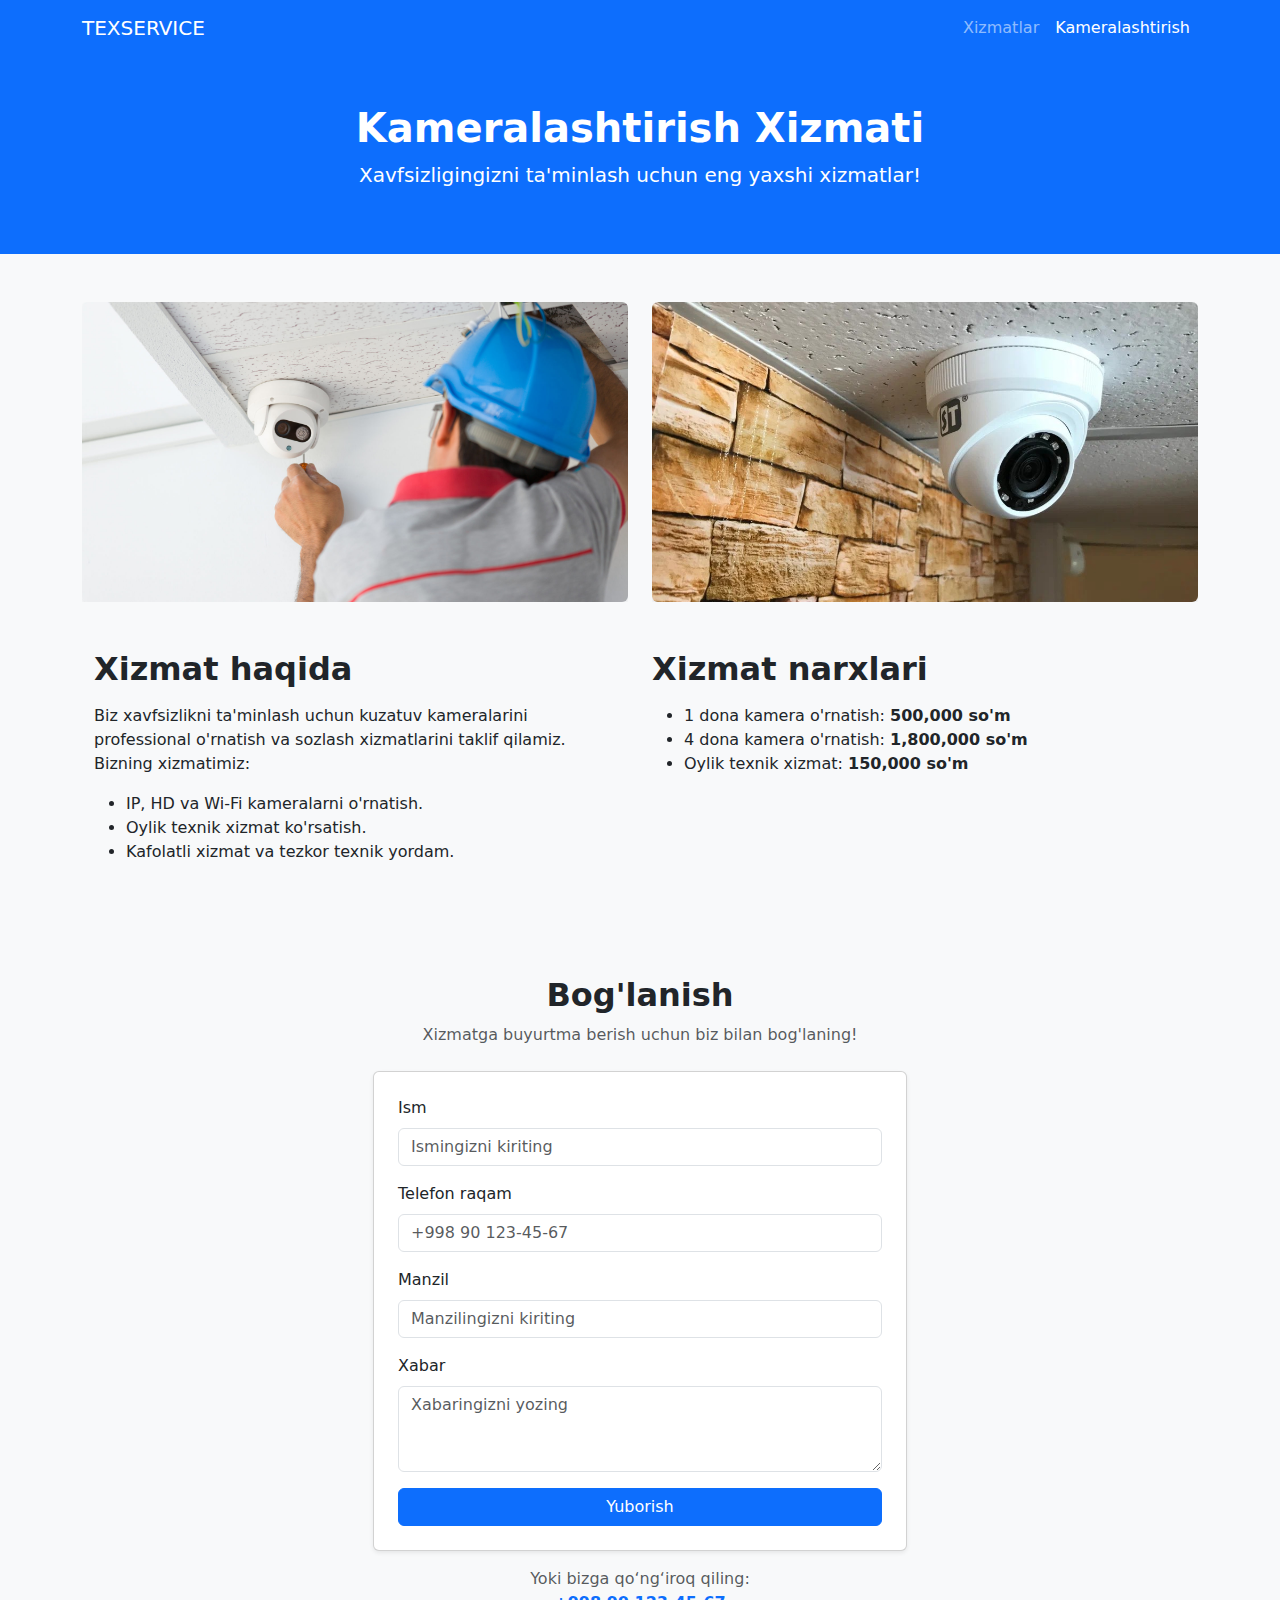
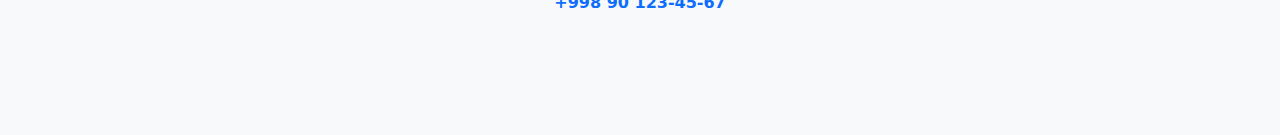
<file: services html/servis1.html>
<!DOCTYPE html>
<html lang="en">
  <head>
    <meta charset="UTF-8" />
    <meta name="viewport" content="width=device-width, initial-scale=1.0" />
    <title>Kameralashtirish Xizmati</title>
    <link
      href="https://cdn.jsdelivr.net/npm/bootstrap@5.3.0/dist/css/bootstrap.min.css"
      rel="stylesheet"
    />
    <link rel="stylesheet" href="servis.css" />
  </head>
  <body>
    <!-- Navbar -->
    <nav class="navbar navbar-expand-lg navbar-dark bg-primary">
      <div class="container">
        <a class="navbar-brand" href="../index.html">TEXSERVICE</a>
        <button
          class="navbar-toggler"
          type="button"
          data-bs-toggle="collapse"
          data-bs-target="#navbarNav"
          aria-controls="navbarNav"
          aria-expanded="false"
          aria-label="Toggle navigation"
        >
          <span class="navbar-toggler-icon"></span>
        </button>
        <div class="collapse navbar-collapse" id="navbarNav">
          <ul class="navbar-nav ms-auto">
            <li class="nav-item">
              <a class="nav-link" href="/html file/service.html">Xizmatlar</a>
            </li>
            <li class="nav-item">
              <a class="nav-link active" href="#">Kameralashtirish</a>
            </li>
          </ul>
        </div>
      </div>
    </nav>

    <!-- Page Header -->
    <header class="bg-primary text-white text-center py-5">
      <div class="container">
        <h1 class="fw-bold">Kameralashtirish Xizmati</h1>
        <p class="lead">
          Xavfsizligingizni ta'minlash uchun eng yaxshi xizmatlar!
        </p>
      </div>
    </header>
    <section class="py-5 bg-light">
      <div class="container">
        <div class="row mb-4">
          <div
            class="col-md-6 d-flex align-items-center justify-content-center"
          >
            <div class="img-container">
              <img
                src="/img/kamera_ornatish.jpg"
                alt="Kamera o'rnatish jarayoni"
                class="img-fluid rounded shadow-sm"
              />
            </div>
          </div>
          <div
            class="col-md-6 d-flex align-items-center justify-content-center"
          >
            <div class="img-container">
              <img
                src="/img/kamera_ornatish2.jpg"
                alt="Kuzatuv kamerasi"
                class="img-fluid rounded shadow-sm"
              />
            </div>
          </div>
        

    <!-- Service Details & Pricing -->
<section class="py-5">
  <div class="container">
    <div class="row">
      <!-- Service Details -->
      <div class="col-md-6">
        <h2 class="fw-bold mb-3">Xizmat haqida</h2>
        <p>
          Biz xavfsizlikni ta'minlash uchun kuzatuv kameralarini professional
          o'rnatish va sozlash xizmatlarini taklif qilamiz. Bizning xizmatimiz:
        </p>
        <ul>
          <li>IP, HD va Wi-Fi kameralarni o'rnatish.</li>
          <li>Oylik texnik xizmat ko'rsatish.</li>
          <li>Kafolatli xizmat va tezkor texnik yordam.</li>
        </ul>
      </div>

      <!-- Pricing -->
      <div class="col-md-6">
        <h2 class="fw-bold mb-3">Xizmat narxlari</h2>
        <ul>
          <li>1 dona kamera o'rnatish: <strong>500,000 so'm</strong></li>
          <li>4 dona kamera o'rnatish: <strong>1,800,000 so'm</strong></li>
          <li>Oylik texnik xizmat: <strong>150,000 so'm</strong></li>
        </ul>
      </div>
    </div>
  </div>
</section>
<!-- Contact -->
<section class="py-5 bg-light">
  <div class="container">
    <div class="text-center mb-4">
      <h2 class="fw-bold">Bog'lanish</h2>
      <p class="text-muted">Xizmatga buyurtma berish uchun biz bilan bog'laning!</p>
    </div>
    <div class="row justify-content-center">
      <div class="col-md-6">
        <div class="card shadow-sm p-4">
          <form>
            <div class="mb-3">
              <label for="name" class="form-label">Ism</label>
              <input
                type="text"
                class="form-control"
                id="name"
                placeholder="Ismingizni kiriting"
                required
              />
            </div>
            <div class="mb-3">
              <label for="phone" class="form-label">Telefon raqam</label>
              <input
                type="tel"
                class="form-control"
                id="phone"
                placeholder="+998 90 123-45-67"
                required
              />
            </div>
            <div class="mb-3">
              <label for="address" class="form-label">Manzil</label>
              <input
                type="text"
                class="form-control"
                id="address"
                placeholder="Manzilingizni kiriting"
                required
              />
            </div>
            <div class="mb-3">
              <label for="message" class="form-label">Xabar</label>
              <textarea
                class="form-control"
                id="message"
                rows="3"
                placeholder="Xabaringizni yozing"
              ></textarea>
            </div>
            <div class="d-grid">
              <button type="submit" class="btn btn-primary">Yuborish</button>
            </div>
          </form>
        </div>
      </div>
    </div>
    <div class="text-center mt-3">
      <p class="text-muted mb-0">Yoki bizga qo‘ng‘iroq qiling:</p>
      <p class="fw-bold mb-0">
        <a href="tel:+998901234567" class="text-primary text-decoration-none">+998 90 123-45-67</a>
      </p>
    </div>
  </div>
</section>

  </div>
</section>


  

    <script src="https://cdn.jsdelivr.net/npm/bootstrap@5.3.0/dist/js/bootstrap.bundle.min.js"></script>
  </body>
</html>
</file>
<file: styles.css>
/* Custom Footer Styles */
footer {
  background-color: #f8f9fa;
}

footer h5 {
  font-weight: bold;
}

footer a {
  color: #6c757d;
  text-decoration: none;
}

footer a:hover {
  text-decoration: underline;
}

footer .social-icons a {
  font-size: 1.5rem;
  margin: 0 10px;
}
/* .card:hover {
  transition: all 0.5 ease;
  background-color: rgb(44, 141, 221);
  color: #fff;
}
.card:hover .text-muted {
  color: #fff !important;
}
.card:hover img {
  filter: brightness(0) invert(1); /* Rasmni oq rangga aylantiradi */
} */
.shadow-sm {
  box-shadow: 0 0.425rem 1.025rem rgba(0, 0, 0, 0.075) !important;
}
.scrolling-wrapper {
  display: flex;
  overflow: hidden;
  white-space: nowrap;
}
.service-card {
  flex: 0 0 auto;
  width: 250px;
  margin: 10px;
  text-align: center;
  background-color: #f8f9fa;
  border: 1px solid #ddd;
  border-radius: 5px;
  box-shadow: 0 2px 5px rgba(0, 0, 0, 0.1);
}
.service-card img {
  width: 100%;
  height: 150px;
  object-fit: cover;
  border-bottom: 1px solid #ddd;
}
.service-card h5 {
  margin: 10px 0;
  font-size: 16px;
  font-weight: bold;
}
@keyframes scroll {
  0% {
    transform: translateX(0);
  }
  100% {
    transform: translateX(-100%);
  }
}
.scrolling-wrapper {
  animation: scroll 20s linear infinite;
}
.sorted {
  padding: 200px 400px;
}
</file>
<file: css/corusel.css>
/* Enhanced slider styles */
.slider {
  background: #f9f9f9;
  padding: 50px;
  border-radius: 20px;
  box-shadow: 0 8px 20px rgba(0, 0, 0, 0.1);
  overflow: hidden;
  margin: auto;
  width: 100%;
  position: relative;
}

.slider::before {
  background: linear-gradient(
    to right,
    #f9f9f9 0%,
    rgba(249, 249, 249, 0) 100%
  );
  content: "";
  position: absolute;
  width: 200px;
  height: 100%;
  z-index: 2;
}
.slider::after {
  background: linear-gradient(to left, #f9f9f9 0%, rgba(249, 249, 249, 0) 100%);
  content: "";
  position: absolute;
  width: 200px;
  height: 100%;
  z-index: 2;
}

.slider::before {
  left: 0;
  top: 0;
}

.slider::after {
  right: 0;
  top: 0;
}

.slider .slide-track {
  display: flex;
  width: calc(250px * 6);
  -webkit-animation: scroll 12s linear infinite;
  animation: scroll 12s linear infinite;
}

.slider .slide {
  margin: 0 20px;
  transition: transform 0.3s ease-in-out;
}

.slider .slide:hover {
  transform: scale(1.1);
}

.card {
  border: none;
  border-radius: 15px;
  overflow: hidden;
  box-shadow: 0 4px 12px rgba(0, 0, 0, 0.2);
  background: white;
  transition: transform 0.3s ease, box-shadow 0.3s ease;
}

.card:hover {
  transform: translateY(-10px);
  box-shadow: 0 10px 20px rgba(0, 0, 0, 0.3);
}

.card-img {
  display: block;
  margin: 20px auto;
  border-radius: 50%;
  background: #f0f0f0;
  padding: 10px;
}

.card-body {
  text-align: center;
  padding: 20px;
}

.card-title {
  font-size: 1.2rem;
  font-weight: bold;
  color: #333;
  margin-bottom: 10px;
}

.card-text {
  font-size: 0.9rem;
  color: #666;
  line-height: 1.4;
}

/* Responsive design for smaller screens */
@media screen and (max-width: 720px) {
  .slider {
    width: 95%;
  }

  .slider .slide-track {
    width: calc(250px * 3);
  }

  .card {
    width: 90%;
  }
}
</file>
<file: css/contactus.css>
body {
  font-family: "Roboto", sans-serif;
  background-color: #f8f9fa;
}

.contact-form {
  background: #fff;
  padding: 20px;
  border-radius: 8px;
  box-shadow: 0 4px 8px rgba(0, 0, 0, 0.1);
}

.contact-info {
  background: #4a5568;
  color: #fff;
  padding: 20px;
  border-radius: 8px;
  height: 100%;
  display: flexbox;
  flex-direction: column;
  justify-content: center;
}

.contact-info h5 {
  color: #e2e8f0;
}

.contact-info ul {
  list-style: none;
  padding: 0;
}

.contact-info ul li {
  margin-bottom: 15px;
}

.btn-primary {
  background-color: #265a96;
  border: 1px;
}

.btn-primary:hover {
  background-color: #2b6cb0;
}
</file>
<file: services html/servis.css>
.img-container {
  width: 100%;
  height: 300px; /* Rasm balandligi */
  overflow: hidden; /* Ortiqcha qismini yashirish */
  display: flex;
  align-items: center;
  justify-content: center;
}

.img-container img {
  width: 100%;
  height: 100%;
  object-fit: cover;
  /* Rasmlarning shaklini bir xil qiladi */
}
</file>
